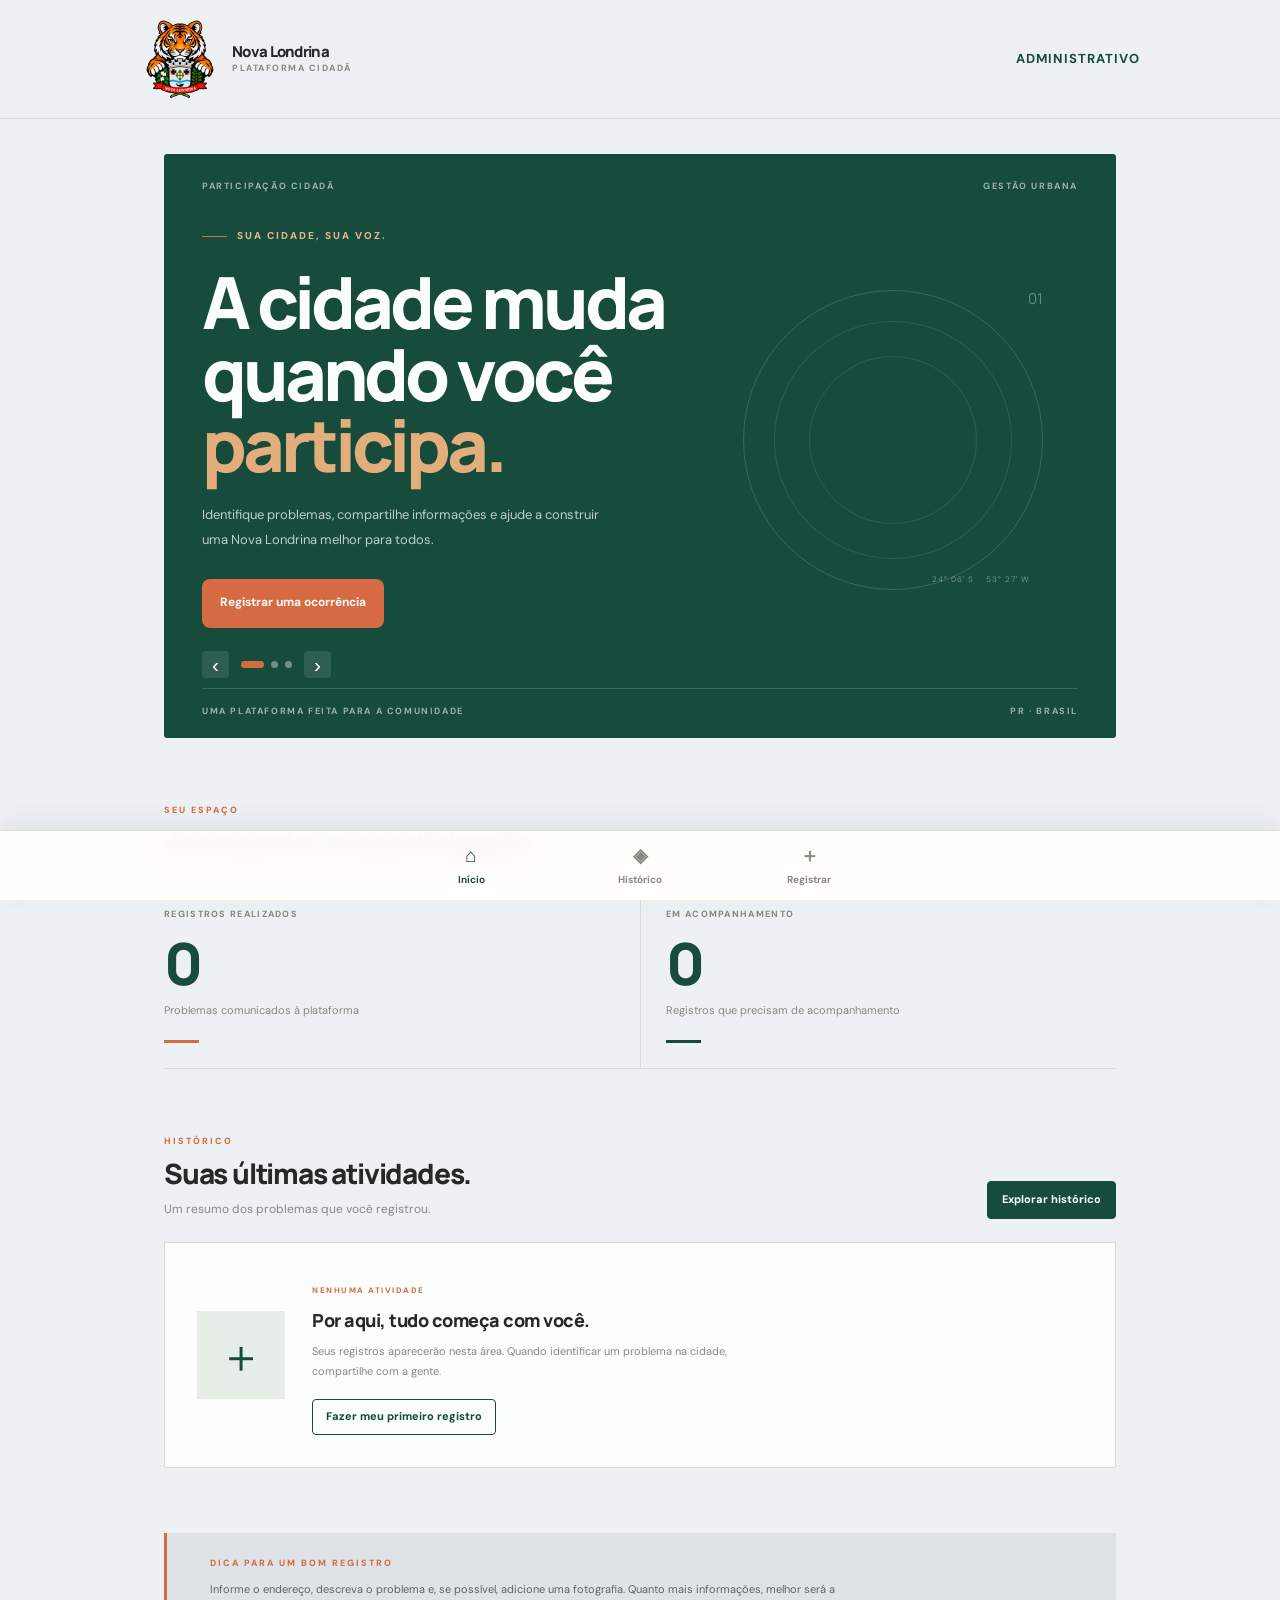
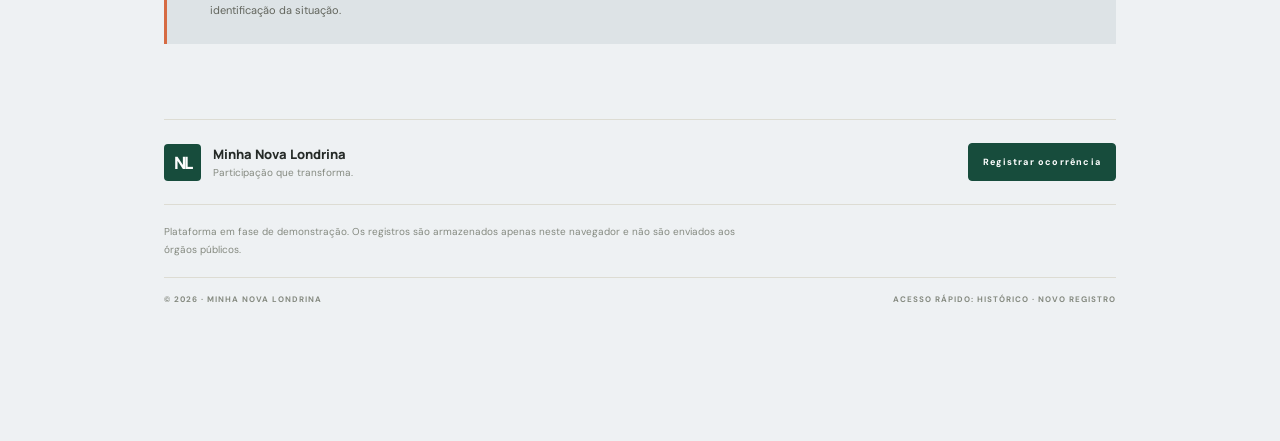
<file: index.html>
<!DOCTYPE html>
<html lang="pt-BR">
<head>
  <meta charset="UTF-8">
  <meta name="viewport" content="width=device-width, initial-scale=1, viewport-fit=cover">
  <meta name="theme-color" content="#174C3C">
 
  <title>Minha Nova Londrina | Cidade em movimento</title>
  <link rel="icon" type="image/png" href="Tigre_e_Brasão_de_Nova_Londrina-removebg-preview (1).png">

  <link rel="preconnect" href="https://fonts.googleapis.com">
  <link rel="preconnect" href="https://fonts.gstatic.com" crossorigin>

  <link href="https://fonts.googleapis.com/css2?family=DM+Sans:wght@400;500;600;700;800&family=Manrope:wght@400;500;600;700;800&display=swap" rel="stylesheet">

  <link rel="stylesheet" href="style.css">
  <script src="script.js" defer></script>
</head>

<body>

<header class="topo">
  <div class="topo-in">

    <a href="index.html" class="identidade">
      <img src="Tigre_e_Brasão_de_Nova_Londrina-removebg-preview (1).png" style="width: 80px;">

      <div class="marca">
        <strong>Nova Londrina</strong>
        <span>PLATAFORMA CIDADÃ</span>
      </div>
    </a>

    <div class="topo-direita">
      <a class="admin-link" href="admin.html">Administrativo</a>
    </div>

  </div>
</header>


<main>

  <!-- APRESENTAÇÃO -->

  <section class="hero">

    <div class="hero-topo">
      <span>PARTICIPAÇÃO CIDADÃ</span>
      <span>GESTÃO URBANA</span>
    </div>

    <div class="hero-carrossel" aria-roledescription="carrossel" aria-label="Destaques da plataforma">
      <div class="hero-slides">
        <article class="hero-slide is-active" data-slide="0" aria-hidden="false">
          <span class="hero-etiqueta"><span class="etiqueta-linha"></span>SUA CIDADE, SUA VOZ.</span>
          <h1>A cidade muda<br>quando voc&ecirc;<br><em>participa.</em></h1>
          <p>Identifique problemas, compartilhe informa&ccedil;&otilde;es e ajude a construir uma Nova Londrina melhor para todos.</p>
          <a href="cadastro.html" class="btn-principal"><span>Registrar uma ocorr&ecirc;ncia</span><span class="btn-seta">↗</span></a>
        </article>
        <article class="hero-slide" data-slide="1" aria-hidden="true">
          <span class="hero-etiqueta"><span class="etiqueta-linha"></span>PARTICIPA&Ccedil;&Atilde;O CIDAD&Atilde;.</span>
          <h1>Uma ideia<br>pode transformar<br><em>a cidade.</em></h1>
          <p>Registre um problema do seu bairro e ajude a direcionar melhorias para os lugares que mais precisam.</p>
          <a href="cadastro.html" class="btn-principal"><span>Fazer um registro</span><span class="btn-seta">↗</span></a>
        </article>
        <article class="hero-slide" data-slide="2" aria-hidden="true">
          <span class="hero-etiqueta"><span class="etiqueta-linha"></span>ACOMPANHE DE PERTO.</span>
          <h1>Transpar&ecirc;ncia<br>come&ccedil;a com<br><em>informa&ccedil;&atilde;o.</em></h1>
          <p>Consulte seus registros, acompanhe os status e veja como a comunidade participa da transforma&ccedil;&atilde;o.</p>
          <a href="registros.html" class="btn-principal"><span>Ver meu hist&oacute;rico</span><span class="btn-seta">↗</span></a>
        </article>
      </div>
      <div class="hero-controles" aria-label="Controles do carrossel">
        <button class="hero-seta" type="button" data-carousel="prev" aria-label="Slide anterior">‹</button>
        <div class="hero-pontos">
          <button class="hero-ponto is-active" type="button" data-slide-to="0" aria-label="Ir para o slide 1" aria-current="true"></button>
          <button class="hero-ponto" type="button" data-slide-to="1" aria-label="Ir para o slide 2"></button>
          <button class="hero-ponto" type="button" data-slide-to="2" aria-label="Ir para o slide 3"></button>
        </div>
        <button class="hero-seta" type="button" data-carousel="next" aria-label="Pr&oacute;ximo slide">›</button>
      </div>
      <div class="hero-visual" aria-hidden="true">
        <div class="visual-circulo"></div>
        <div class="visual-legenda"><span>24° 06' S</span><span>53° 27' W</span></div>
        <div class="visual-numero">01</div>
      </div>
    </div>

    <div class="hero-conteudo"> 

      <div class="hero-texto-principal">

        <span class="hero-etiqueta">
          <span class="etiqueta-linha"></span>
          SUA CIDADE, SUA VOZ.
        </span>

        <h1>
          A cidade muda<br>
          quando você<br>
          <em>participa.</em>
        </h1>

        <p>
          Identifique problemas, compartilhe informações
          e ajude a construir uma Nova Londrina melhor
          para todos.
        </p>

        <a href="cadastro.html" class="btn-principal">
          <span>Registrar uma ocorrência</span>
        </a>

      </div>

      <div class="hero-visual" aria-hidden="true">

        <div class="visual-circulo"></div>

        <div class="visual-centro">
          <span>NL</span>
          <small>CIDADE<br>EM MOVIMENTO</small>
        </div>

        <div class="visual-legenda">
          <span>24° 06' S</span>
          <span>53° 27' W</span>
        </div>

        <div class="visual-numero">01</div>

      </div>

    </div>

    <div class="hero-rodape">
      <span>UMA PLATAFORMA FEITA PARA A COMUNIDADE</span>
      <span>PR · BRASIL</span>
    </div>

  </section>


  <!-- INDICADORES -->

  <section class="secao">

    <div class="secao-cabecalho">

      <div>
        <span class="sobretitulo">SEU ESPAÇO</span>
        <h2>Acompanhe sua participação.</h2>
      </div>

    </div>

    <div class="stats">

      <article class="stat-card">

        <div class="stat-topo">
          <span>REGISTROS REALIZADOS</span>
        </div>

        <div class="stat-numero" id="total">0</div>

        <div class="stat-descricao">
          Problemas comunicados à plataforma
        </div>

        <div class="stat-linha"></div>

      </article>


      <article class="stat-card stat-destaque">

        <div class="stat-topo">
          <span>EM ACOMPANHAMENTO</span>
        </div>

        <div class="stat-numero" id="andamento">0</div>

        <div class="stat-descricao">
          Registros que precisam de acompanhamento
        </div>

        <div class="stat-linha"></div>

      </article>

    </div>

  </section>


  <!-- REGISTROS -->

  <section class="secao">

    <div class="secao-cabecalho registros-cabecalho">

      <div>
        <span class="sobretitulo">HISTÓRICO</span>
        <h2>Suas últimas atividades.</h2>

        <p class="descricao">
          Um resumo dos problemas que você registrou.
        </p>
      </div>

      <a href="registros.html" class="link-ver">
        Explorar histórico
      </a>

    </div>


    <div class="vazio" id="vazio">

      <div class="vazio-ilustracao">
        <span>＋</span>
      </div>

      <div class="vazio-conteudo">

        <span class="vazio-etiqueta">NENHUMA ATIVIDADE</span>

        <h3>Por aqui, tudo começa com você.</h3>

        <p>
          Seus registros aparecerão nesta área.
          Quando identificar um problema na cidade,
          compartilhe com a gente.
        </p>

        <a href="cadastro.html" class="btn-secundario">
          Fazer meu primeiro registro
        </a>

      </div>

    </div>

    <ul class="lista" id="recentes" hidden></ul>

  </section>


  <!-- INFORMAÇÃO -->

  <aside class="dica">

    <div class="dica-numero"></div>

    <div>
      <span class="sobretitulo">DICA PARA UM BOM REGISTRO</span>

      <p>
        Informe o endereço, descreva o problema e,
        se possível, adicione uma fotografia.
        Quanto mais informações, melhor será a identificação
        da situação.
      </p>
    </div>

  </aside>


  <!-- RODAPÉ -->

  <footer class="rodape">

    <div class="rodape-principal">
      <div class="rodape-marca">
        <div class="logo logo-pequeno">NL</div>
        <div><strong>Minha Nova Londrina</strong><span>Participa&ccedil;&atilde;o que transforma.</span></div>
      </div>
      <a class="rodape-link" href="cadastro.html">Registrar ocorr&ecirc;ncia <span>&nearr;</span></a>
    </div>

    <div class="rodape-informacao">
      <p>
        Plataforma em fase de demonstração.
        Os registros são armazenados apenas neste navegador
        e não são enviados aos órgãos públicos.
      </p>
    </div>

    <div class="rodape-final">
      <span>© 2026 · MINHA NOVA LONDRINA</span>
      <span>ACESSO R&Aacute;PIDO: <a href="registros.html">HIST&Oacute;RICO</a> &middot; <a href="cadastro.html">NOVO REGISTRO</a></span>
    </div>

  </footer>

</main>


<!-- NAVEGAÇÃO -->

<nav class="barra" aria-label="Navegação principal">

  <ul>

    <li>
      <a href="index.html" aria-current="page">
        <span class="nav-icone">⌂</span>
        <span>Início</span>
      </a>
    </li>

    <li>
      <a href="registros.html">
        <span class="nav-icone">◈</span>
        <span>Histórico</span>
      </a>
    </li>

    <li>
      <a href="cadastro.html" class="nav-novo">
        <span class="nav-icone">＋</span>
        <span>Registrar</span>
      </a>
    </li>

  </ul>

</nav>

</body>
</html>
</file>
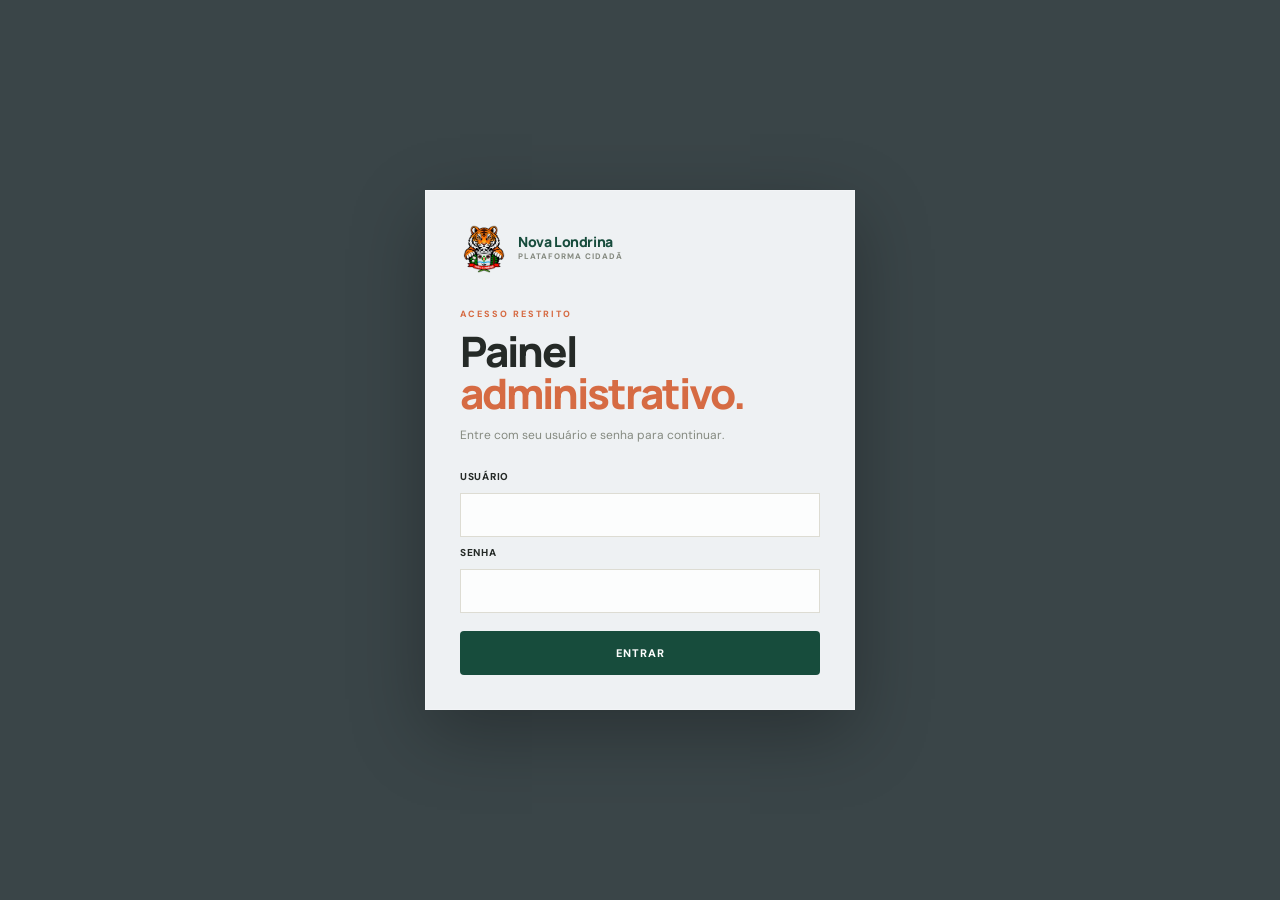
<file: admin.html>
<!DOCTYPE html>
<html lang="pt-BR">
<head>
  <meta charset="UTF-8">
  <meta name="viewport" content="width=device-width, initial-scale=1">
  <meta name="theme-color" content="#174C3C">
  <title>Administrativo | Minha Nova Londrina</title>
  <link rel="icon" type="image/png" href="Tigre_e_Brasão_de_Nova_Londrina-removebg-preview (1).png">
  <link rel="preconnect" href="https://fonts.googleapis.com">
  <link rel="preconnect" href="https://fonts.gstatic.com" crossorigin>
  <link href="https://fonts.googleapis.com/css2?family=DM+Sans:wght@400;500;600;700;800&family=Manrope:wght@400;500;600;700;800&display=swap" rel="stylesheet">
  <link rel="stylesheet" href="style.css">
  <script src="admin.js" defer></script>
</head>
<body class="no-bottom-nav admin-page">
  <!-- Login do painel administrativo. -->
  <section class="login-painel" id="login-panel" aria-labelledby="login-title">
    <div class="login-card">
      <a class="login-brand" href="index.html" aria-label="Voltar para Minha Nova Londrina"><img src="Tigre_e_Brasão_de_Nova_Londrina-removebg-preview (1).png" alt="Brasão de Nova Londrina"><span><strong>Nova Londrina</strong><small>PLATAFORMA CIDADÃ</small></span></a>
      <span class="sobretitulo">ACESSO RESTRITO</span><h1 id="login-title">Painel <em>administrativo.</em></h1><p>Entre com seu usuário e senha para continuar.</p>
      <form id="login-form" class="login-form"><label for="login-user">Usuário</label><input id="login-user" name="usuario" autocomplete="username" required><label for="login-password">Senha</label><input id="login-password" name="senha" type="password" autocomplete="current-password" required><button type="submit">Entrar</button><p class="login-error" id="login-error" role="alert" hidden>Usuário ou senha incorretos.</p></form>
    </div>
  </section>

  <header class="topo"><div class="topo-in"><a href="index.html" class="identidade"><img src="Tigre_e_Brasão_de_Nova_Londrina-removebg-preview (1).png" alt="Brasão de Nova Londrina" style="width:80px"><div class="marca"><strong>Nova Londrina</strong><span>PLATAFORMA CIDADÃ</span></div></a></div></header>

  <main id="admin-content" hidden>
    <section class="page-intro"><div><span class="sobretitulo">04 / GESTÃO</span><h1>Painel <em>administrativo.</em></h1><p>Acompanhe as ocorrências, atualize os status e consulte os locais registrados.</p></div><span class="page-mark">NL / ADM</span></section>
    <section class="admin-summary" aria-label="Resumo das ocorrências"><div><span class="sobretitulo">TOTAL</span><strong id="admin-total">0</strong></div><div><span class="sobretitulo">EM ACOMPANHAMENTO</span><strong id="admin-open">0</strong></div><div><span class="sobretitulo">CONCLUÍDAS</span><strong id="admin-done">0</strong></div></section>
    <section class="admin-dashboard"><div class="dashboard-map"><div class="dashboard-heading"><span class="sobretitulo">MAPA DE OCORRÊNCIAS</span><h2>Veja os registros pela cidade.</h2></div><div id="all-map" class="all-map" aria-label="Mapa com todas as ocorrências"></div><p id="map-empty" class="map-empty" hidden>Nenhum registro possui coordenadas. Solicite a localização no formulário para exibir os pontos no mapa.</p></div><div class="dashboard-chart"><span class="sobretitulo">DISTRIBUIÇÃO</span><h2>Tipos de problema.</h2><div id="category-chart" class="category-chart"></div></div></section>
    <section class="admin-insights" aria-label="Indicadores adicionais"><div class="dashboard-chart"><span class="sobretitulo">EVOLUÇÃO</span><h2>Registros por mês.</h2><div id="monthly-chart" class="monthly-chart"></div></div><div class="dashboard-chart insight-highlight"><span class="sobretitulo">EFICIÊNCIA</span><strong id="completion-rate">0%</strong><p>Das ocorrências foram concluídas.</p></div></section>
    <!-- Os filtros alteram a lista e os indicadores; o mapa continua exibindo todos os pontos. -->
    <section class="admin-filtros" aria-label="Filtros de ocorrências"><div class="filtro-busca"><label for="admin-search">Buscar ocorrência</label><input id="admin-search" type="search" placeholder="Nome, descrição ou local..." autocomplete="off"><div class="search-suggestions" id="search-suggestions" hidden></div></div><div><label for="admin-status-filter">Status</label><select id="admin-status-filter"><option value="todos">Todos</option><option value="aberto">Aberta</option><option value="em_acompanhamento">Em acompanhamento</option><option value="em_analise">Em análise</option><option value="concluido">Concluída</option><option value="rejeitado">Rejeitada</option></select></div><div><label for="admin-category-filter">Categoria</label><select id="admin-category-filter"><option value="todos">Todas</option></select></div><button class="export-button" id="export-csv" type="button">Exportar CSV</button></section>
    <section class="admin-toolbar"><div><span class="sobretitulo">OCORRÊNCIAS</span><h2>Registros da comunidade</h2></div></section>
    <p class="result-count" id="result-count" aria-live="polite"></p>
    <section id="admin-empty" class="vazio"><div class="vazio-ilustracao">＋</div><div class="vazio-conteudo"><span class="vazio-etiqueta">SEM REGISTROS</span><h3>Nenhuma ocorrência para acompanhar.</h3><p>Os novos registros feitos pela comunidade aparecerão aqui.</p></div></section>
    <section id="admin-list" class="admin-list" hidden></section>
    <footer class="rodape"><div class="rodape-principal"><div class="rodape-marca"><div class="logo logo-pequeno">NL</div><div><strong>Minha Nova Londrina</strong><span>Gestão orientada pela comunidade.</span></div></div><a class="rodape-link" href="index.html">Voltar ao início</a></div><div class="rodape-informacao"><p>Painel de acompanhamento dos registros locais. Os dados desta demonstração ficam salvos neste navegador.</p></div><div class="rodape-final"><span>&copy; 2026 &middot; MINHA NOVA LONDRINA</span><span>PAINEL ADMINISTRATIVO</span></div></footer>
  </main>
  <p class="toast" id="admin-toast" role="status" aria-live="polite"></p>
  <!-- Modal de edição de uma ocorrência. -->
  <section class="admin-modal" id="edit-modal" hidden aria-labelledby="edit-modal-title" role="dialog" aria-modal="true"><div class="admin-modal-card"><button class="admin-modal-close" id="edit-cancel-top" type="button" aria-label="Fechar edição">&times;</button><span class="sobretitulo">ATUALIZAÇÃO</span><h2 id="edit-modal-title">Editar ocorrência.</h2><p class="admin-modal-intro">Atualize os dados principais deste registro da comunidade.</p><form id="edit-form" class="edit-form"><label for="edit-name">Nome do problema</label><input id="edit-name" name="nome" maxlength="80" required><label for="edit-description">Descrição</label><textarea id="edit-description" name="descricao" maxlength="500" rows="5" required></textarea><p class="edit-form-error" id="edit-form-error" role="alert" hidden></p><div class="edit-form-actions"><button class="admin-modal-secondary" id="edit-cancel" type="button">Cancelar</button><button class="admin-modal-primary" type="submit">Salvar alterações</button></div></form></div></section>
</body>
</html>
</file>
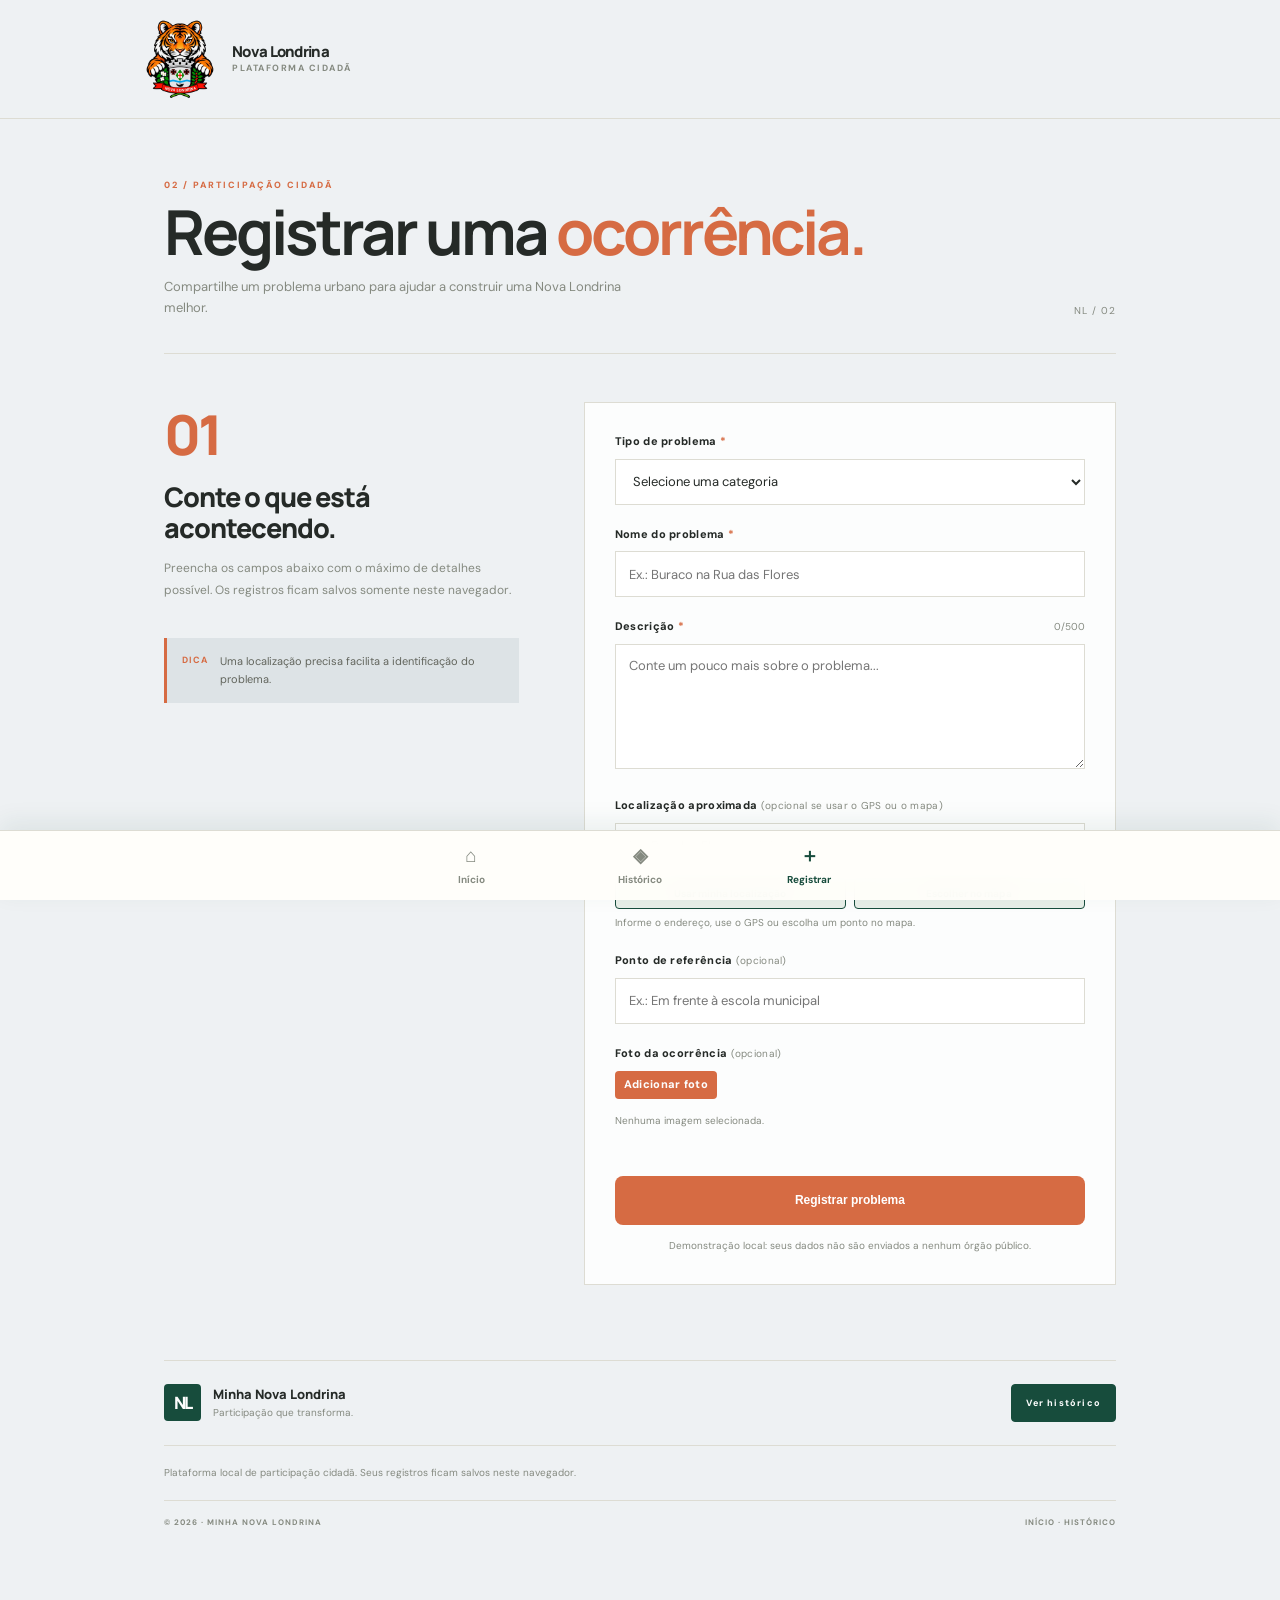
<file: cadastro.html>
<!DOCTYPE html>
<html lang="pt-BR">
<head>
  <meta charset="UTF-8"><meta name="viewport" content="width=device-width, initial-scale=1"><meta name="theme-color" content="#174C3C">
  <title>Registrar ocorr&ecirc;ncia | Minha Nova Londrina</title>
  <link rel="icon" type="image/png" href="Tigre_e_Brasão_de_Nova_Londrina-removebg-preview (1).png">
  <link rel="preconnect" href="https://fonts.googleapis.com"><link rel="preconnect" href="https://fonts.gstatic.com" crossorigin>
  <link href="https://fonts.googleapis.com/css2?family=DM+Sans:wght@400;500;600;700;800&family=Manrope:wght@400;500;600;700;800&display=swap" rel="stylesheet"><link rel="stylesheet" href="style.css"><script src="cadastro.js" defer></script>
</head>
<body>
  <header class="topo"><div class="topo-in"><a href="index.html" class="identidade"><img src="Tigre_e_Brasão_de_Nova_Londrina-removebg-preview (1).png" alt="Bras&atilde;o de Nova Londrina" style="width:80px"><div class="marca"><strong>Nova Londrina</strong><span>PLATAFORMA CIDAD&Atilde;</span></div></a></div></header>
  <main>
    <section class="page-intro"><div><span class="sobretitulo">02 / PARTICIPA&Ccedil;&Atilde;O CIDAD&Atilde;</span><h1>Registrar uma <em>ocorr&ecirc;ncia.</em></h1><p>Compartilhe um problema urbano para ajudar a construir uma Nova Londrina melhor.</p></div><span class="page-mark">NL / 02</span></section>
    <section class="form-layout"><div class="form-context"><span class="context-number">01</span><h2>Conte o que est&aacute; acontecendo.</h2><p>Preencha os campos abaixo com o m&aacute;ximo de detalhes poss&iacute;vel. Os registros ficam salvos somente neste navegador.</p><div class="context-tip"><strong>DICA</strong><span>Uma localiza&ccedil;&atilde;o precisa facilita a identifica&ccedil;&atilde;o do problema.</span></div></div>
      <form id="problem-form" class="registro-form">
        <div class="field"><label for="category">Tipo de problema <span>*</span></label><select id="category" name="tipo" required><option value="">Selecione uma categoria</option><option>Buraco na rua</option><option>Ilumina&ccedil;&atilde;o p&uacute;blica</option><option>Coleta de lixo</option><option>Cal&ccedil;ada danificada</option><option>Vazamento de &aacute;gua</option><option>Pra&ccedil;a ou espa&ccedil;o p&uacute;blico</option><option>Outro</option></select></div>
        <div class="field"><label for="problem-name">Nome do problema <span>*</span></label><input id="problem-name" name="nome" minlength="3" maxlength="80" placeholder="Ex.: Buraco na Rua das Flores" required></div>
        <div class="field"><div class="label-line"><label for="description">Descri&ccedil;&atilde;o <span>*</span></label><small id="char-count">0/500</small></div><textarea id="description" name="descricao" minlength="10" maxlength="500" rows="5" placeholder="Conte um pouco mais sobre o problema..." required></textarea></div>
        <div class="field"><label for="location">Localiza&ccedil;&atilde;o aproximada <small>(opcional se usar o GPS ou o mapa)</small></label><input id="location" name="local" maxlength="120" placeholder="Ex.: Rua das Flores, pr&oacute;ximo &agrave; pra&ccedil;a"><div class="location-actions"><button class="location-button" id="get-location" type="button">Usar minha localiza&ccedil;&atilde;o</button><button class="location-button location-picker-button" id="open-location-picker" type="button">Escolher no mapa</button></div><small class="field-help" id="location-status">Informe o endere&ccedil;o, use o GPS ou escolha um ponto no mapa.</small><div class="location-picker" id="location-picker" hidden><div class="location-picker-heading"><strong>Posicione o mapa</strong><button class="location-picker-close" id="close-location-picker" type="button" aria-label="Fechar mapa">&times;</button></div><div class="location-picker-map" id="location-picker-map"><iframe id="picker-map-frame" title="Escolha a localização no mapa" loading="lazy"></iframe><div class="picker-center-marker" aria-hidden="true"></div><button id="picker-surface" class="picker-surface" type="button" aria-label="Arrastar o mapa para posicionar a localização"></button></div><small class="field-help">Arraste o mapa até o ponto vermelho e toque em “Selecionar local”.</small><div class="location-picker-actions"><button class="location-button" id="confirm-location-picker" type="button">Selecionar local</button><button class="location-picker-cancel" id="cancel-location-picker" type="button">Cancelar</button></div></div></div>
        <div class="field"><label for="reference">Ponto de refer&ecirc;ncia <small>(opcional)</small></label><input id="reference" name="referencia" maxlength="120" placeholder="Ex.: Em frente &agrave; escola municipal"></div>
        <div class="field"><label for="photo">Foto da ocorr&ecirc;ncia <small>(opcional)</small></label><input id="photo" name="foto" type="file" accept="image/*" hidden><label for="photo" class="photo-upload">Adicionar foto</label><small class="field-help" id="photo-name">Nenhuma imagem selecionada.</small></div>
        <button class="btn-principal form-submit" type="submit"><span>Salvar registro</span></button><p class="form-note">Demonstra&ccedil;&atilde;o local: seus dados n&atilde;o s&atilde;o enviados a nenhum &oacute;rg&atilde;o p&uacute;blico.</p><p class="form-message" id="form-message" role="status"></p>
      </form>
    </section>
    <footer class="rodape">
      <div class="rodape-principal"><div class="rodape-marca"><div class="logo logo-pequeno">NL</div><div><strong>Minha Nova Londrina</strong><span>Participa&ccedil;&atilde;o que transforma.</span></div></div><a class="rodape-link" href="registros.html">Ver hist&oacute;rico <span>&nearr;</span></a></div>
      <div class="rodape-informacao"><p>Plataforma local de participa&ccedil;&atilde;o cidad&atilde;. Seus registros ficam salvos neste navegador.</p></div>
      <div class="rodape-final"><span>&copy; 2026 &middot; MINHA NOVA LONDRINA</span><span><a href="index.html">IN&Iacute;CIO</a> &middot; <a href="registros.html">HIST&Oacute;RICO</a></span></div>
    </footer>
  </main>
  <nav class="barra" aria-label="Navega&ccedil;&atilde;o principal"><ul><li><a href="index.html"><span class="nav-icone">⌂</span><span>In&iacute;cio</span></a></li><li><a href="registros.html"><span class="nav-icone">◈</span><span>Hist&oacute;rico</span></a></li><li><a href="cadastro.html" class="nav-novo" aria-current="page"><span class="nav-icone">＋</span><span>Registrar</span></a></li></ul></nav>
</body></html>
</file>
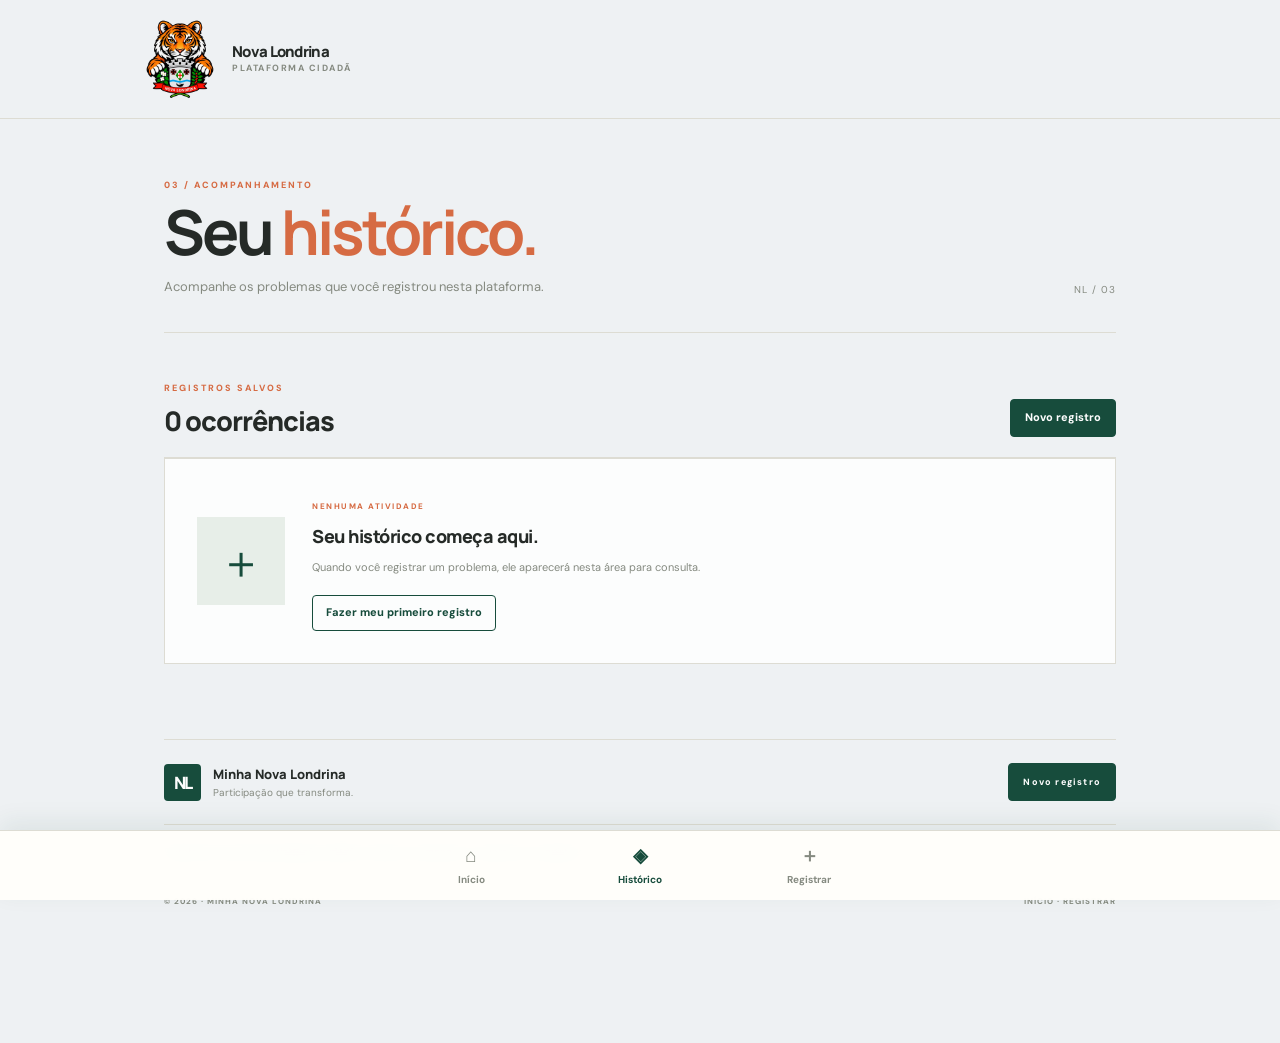
<file: registros.html>
<!DOCTYPE html>
<html lang="pt-BR">
<head>
  <meta charset="UTF-8"><meta name="viewport" content="width=device-width, initial-scale=1"><meta name="theme-color" content="#174C3C">
  <link rel="icon" type="image/png" href="Tigre_e_Brasão_de_Nova_Londrina-removebg-preview (1).png">
  <title>Histórico | Minha Nova Londrina</title>
  <link rel="preconnect" href="https://fonts.googleapis.com"><link rel="preconnect" href="https://fonts.gstatic.com" crossorigin>
  <link href="https://fonts.googleapis.com/css2?family=DM+Sans:wght@400;500;600;700;800&family=Manrope:wght@400;500;600;700;800&display=swap" rel="stylesheet"><link rel="stylesheet" href="style.css"><script src="registros.js" defer></script>
</head>
<body>
  <header class="topo"><div class="topo-in"><a href="index.html" class="identidade"><img src="Tigre_e_Brasão_de_Nova_Londrina-removebg-preview (1).png" alt="Brasão de Nova Londrina" style="width:80px"><div class="marca"><strong>Nova Londrina</strong><span>PLATAFORMA CIDADÃ</span></div></a></div></header>
  <main>
    <section class="page-intro"><div><span class="sobretitulo">03 / ACOMPANHAMENTO</span><h1>Seu <em>histórico.</em></h1><p>Acompanhe os problemas que você registrou nesta plataforma.</p></div><span class="page-mark">NL / 03</span></section>
    <section class="history-toolbar"><div><span class="sobretitulo">REGISTROS SALVOS</span><h2 id="history-count">0 ocorrências</h2></div><a class="link-ver" href="cadastro.html">Novo registro</a></section>
    <section id="history-empty" class="vazio"><div class="vazio-ilustracao">＋</div><div class="vazio-conteudo"><span class="vazio-etiqueta">NENHUMA ATIVIDADE</span><h3>Seu histórico começa aqui.</h3><p>Quando você registrar um problema, ele aparecerá nesta área para consulta.</p><a href="cadastro.html" class="btn-secundario">Fazer meu primeiro registro</a></div></section>
    <section id="history-list" class="history-list" hidden aria-live="polite"></section>
    <footer class="rodape">
      <div class="rodape-principal"><div class="rodape-marca"><div class="logo logo-pequeno">NL</div><div><strong>Minha Nova Londrina</strong><span>Participa&ccedil;&atilde;o que transforma.</span></div></div><a class="rodape-link" href="cadastro.html">Novo registro <span>&nearr;</span></a></div>
      <div class="rodape-informacao"><p>Plataforma local de participa&ccedil;&atilde;o cidad&atilde;. Consulte, acompanhe e atualize seus registros.</p></div>
      <div class="rodape-final"><span>&copy; 2026 &middot; MINHA NOVA LONDRINA</span><span><a href="index.html">IN&Iacute;CIO</a> &middot; <a href="cadastro.html">REGISTRAR</a></span></div>
    </footer>
  </main>
  <nav class="barra" aria-label="Navegação principal"><ul><li><a href="index.html"><span class="nav-icone">⌂</span><span>Início</span></a></li><li><a href="registros.html" aria-current="page"><span class="nav-icone">◈</span><span>Histórico</span></a></li><li><a href="cadastro.html" class="nav-novo"><span class="nav-icone">＋</span><span>Registrar</span></a></li></ul></nav>
</body>
</html>
</file>
<file: style.css>
/* ==========================================
   MINHA NOVA LONDRINA
   IDENTIDADE EDITORIAL / URBANA
========================================== */

:root {
  --green: #174C3C;
  --green-dark: #10382D;
  --green-light: #E7EEE8;

  --paper: #EEF1F3;
  --white: #FCFDFD;
  --sand: #DDE3E6;

  --orange: #D66B43;
  --orange-light: #F2E3DA;

  --ink: #252A27;
  --muted: #858A80;
  --line: #DDDCD3;

  --font: "DM Sans", sans-serif;
  --display: "Manrope", sans-serif;

  --content: 1000px;
  --transition: .25s ease;
}


/* RESET */

* {
  margin: 0;
  padding: 0;
  box-sizing: border-box;
}

[hidden] {
  display: none !important;
}

html {
  scroll-behavior: smooth;
}

body {
  font-family: var(--font);
  background: var(--paper);
  color: var(--ink);
  line-height: 1.6;

  padding-bottom:
    calc(85px + env(safe-area-inset-bottom, 0px));

  -webkit-font-smoothing: antialiased;
}

a {
  color: inherit;
  text-decoration: none;
}

button, a {
  -webkit-tap-highlight-color: transparent;
}

a:focus-visible,
button:focus-visible {
  outline: 3px solid var(--orange);
  outline-offset: 4px;
}


/* CABEÇALHO */

.topo {
  position: relative;
  z-index: 20;

  background: var(--paper);
  border-bottom: 1px solid var(--line);

  padding:
    calc(19px + env(safe-area-inset-top, 0px))
    24px 19px;
}

.topo-in {
  max-width: var(--content);
  margin: auto;

  display: flex;
  align-items: center;
  justify-content: space-between;
}

.identidade {
  display: flex;
  align-items: center;
  gap: 12px;
}

.logo {
  width: 43px;
  height: 43px;

  display: grid;
  place-items: center;

  background: var(--green);
  color: var(--white);

  font-family: var(--display);
  font-size: 20px;
  font-weight: 800;
  letter-spacing: -2px;

  border-radius: 4px;
}

.logo span {
  color: var(--orange);
}

.marca strong {
  display: block;

  font-family: var(--display);
  font-size: 15px;
  font-weight: 800;
  letter-spacing: -.7px;
  line-height: 1.2;

  text-transform: none;
}

.marca > span {
  display: block;
  margin-top: 0px;
  font-size: 9px;
  font-weight: 700;
  letter-spacing: 1.5px;

  color: var(--muted);
}

.topo-direita {
  display: flex;
  align-items: center;
  gap: 18px;
}

.topo-direita a {
  font-weight: bold;
  font-size: 13px;
}

.cidade-status {
  display: flex;
  align-items: center;
  gap: 8px;

  font-size: 9px;
  font-weight: 800;
  letter-spacing: 1px;
}

.status-dot {
  width: 7px;
  height: 7px;

  background: var(--green);
  border-radius: 50%;
}

.perfil {
  width: 38px;
  height: 38px;

  display: grid;
  place-items: center;

  background: var(--sand);
  color: var(--green);

  border-radius: 50%;
  font-size: 18px;

  transition: var(--transition);
}

.perfil:hover {
  background: var(--green);
  color: white;
}


/* CONTEÚDO */

main {
  width: 100%;
  max-width: var(--content);

  margin: auto;
  padding: 35px 24px;
}

.secao {
  margin-top: 65px;
}

/* PÁGINAS INTERNAS */
.page-intro { display:flex; justify-content:space-between; gap:24px; padding:24px 0 34px; border-bottom:1px solid var(--line); }
.page-intro h1 { font-family:var(--display); font-size:clamp(38px,6vw,62px); line-height:1; letter-spacing:-3px; }
.page-intro h1 em { color:var(--orange); font-style:normal; }
.page-intro p { max-width:500px; margin-top:14px; color:var(--muted); font-size:13px; }
.page-mark { align-self:flex-end; color:var(--muted); font-size:10px; letter-spacing:1px; }
.topo-acoes { display:flex; align-items:center; gap:14px; }
.admin-link { color:var(--green); font-size:10px; font-weight:800; letter-spacing:1px; text-transform:uppercase; }
.admin-link:hover { color:var(--orange); }
.form-layout { display:grid; grid-template-columns: .8fr 1.2fr; gap:65px; padding-top:48px; }
.form-context { padding-top:5px; }
.context-number { color:var(--orange); font:800 55px/1 var(--display); letter-spacing:-3px; }
.form-context h2 { margin-top:18px; font:800 27px/1.15 var(--display); letter-spacing:-1px; }
.form-context p { margin-top:14px; color:var(--muted); font-size:12px; line-height:1.9; }
.context-tip { display:flex; gap:12px; margin-top:36px; padding:15px; border-left:3px solid var(--orange); background:var(--sand); color:#62655D; font-size:11px; }
.context-tip strong { color:var(--orange); font-size:9px; letter-spacing:1px; }
.registro-form { padding:30px; background:var(--white); border:1px solid var(--line); }
.field { margin-bottom:21px; }
.field label { display:block; margin-bottom:8px; font-size:11px; font-weight:800; letter-spacing:.3px; }
.field label span { color:var(--orange); }
.field label small, .label-line small { color:var(--muted); font-size:10px; font-weight:400; }
.label-line { display:flex; justify-content:space-between; align-items:baseline; }
.registro-form input, .registro-form select, .registro-form textarea { width:100%; border:1px solid var(--line); border-radius:0; padding:12px 13px; background:#fff; color:var(--ink); font:13px var(--font); }
.registro-form input, .registro-form select { min-height:46px; }
.registro-form textarea { resize:vertical; min-height:125px; }
.registro-form input:focus, .registro-form select:focus, .registro-form textarea:focus { outline:2px solid var(--orange); outline-offset:1px; border-color:var(--orange); }
.form-submit { border:0; cursor:pointer; margin-top:3px; width:100%; justify-content:center; gap:0; }
.form-note { margin-top:13px; text-align:center; color:var(--muted); font-size:10px; }
.form-message { display:none; margin-top:17px; padding:13px; background:var(--green-light); color:var(--green); font-size:12px; font-weight:700; }
.form-message.is-visible { display:block; }
.history-toolbar { display:flex; align-items:end; justify-content:space-between; gap:20px; margin-top:48px; padding-bottom:20px; border-bottom:1px solid var(--line); }
.history-toolbar h2 { font:800 27px/1.2 var(--display); letter-spacing:-1px; }
.history-list { display:grid; gap:12px; margin-top:22px; }
.history-card { display:grid; grid-template-columns:minmax(0, 1fr) minmax(270px, .82fr); background:var(--white); border:1px solid var(--line); }
.history-card-content { padding:22px 24px; }
.history-card-visuals { display:grid; grid-template-columns:1fr; gap:10px; padding:14px; background:var(--white); border-left:1px solid var(--line); }
.history-photo, .history-map { min-width:0; overflow:hidden; background:var(--white); border:1px solid var(--line); }
.history-photo { width:180px; max-width:100%; margin-top:16px; }
.history-photo img { display:block; width:100%; height:auto; max-height:120px; object-fit:contain; background:var(--white); }
.history-map iframe { display:block; width:100%; height:180px; border:0; }
.history-map a { display:block; padding:9px 11px; color:var(--green); font-size:10px; font-weight:800; }
.history-card-top, .history-meta { display:flex; justify-content:space-between; gap:15px; align-items:center; }
.history-category, .history-status { font-size:9px; font-weight:800; letter-spacing:1.2px; text-transform:uppercase; }
.history-category { color:var(--orange); }.history-status { color:var(--green); }
.history-card h3 { margin-top:13px; font:800 20px/1.2 var(--display); letter-spacing:-.7px; }
.history-card p { margin-top:8px; color:var(--muted); font-size:12px; }
.history-meta { margin-top:18px; padding-top:12px; border-top:1px solid var(--line); color:var(--muted); font-size:10px; }
.history-delete { margin-top:16px; padding:8px 11px; border:1px solid var(--orange); background:transparent; color:var(--orange); font:700 10px var(--font); cursor:pointer; transition:var(--transition); }
.history-delete:hover { background:var(--orange); color:var(--white); }
.location-button { display:block; margin-top:9px; padding:8px 11px; border:1px solid var(--green); background:var(--green-light); color:var(--green); font:700 10px var(--font); cursor:pointer; }
.location-button:hover { background:var(--green); color:var(--white); }
.location-actions { display:flex; flex-wrap:wrap; gap:8px; }
.location-actions .location-button { flex:1 1 180px; margin-top:9px; }
.location-picker { margin-top:14px; padding:12px; background:var(--paper); border:1px solid var(--line); }
.location-picker-heading { display:flex; align-items:center; justify-content:space-between; gap:12px; margin-bottom:10px; color:var(--green); font-size:11px; }
.location-picker-close { width:28px; height:28px; border:1px solid var(--line); background:var(--white); color:var(--green); font-size:18px; line-height:1; cursor:pointer; }
.location-picker-close:hover { background:var(--green); color:var(--white); }
.location-picker-map { position:relative; height:280px; overflow:hidden; border:1px solid var(--line); background:#E5EAED; }
.location-picker-map iframe { position:absolute; inset:0; width:100%; height:100%; border:0; pointer-events:none; }
.picker-surface { position:absolute; inset:0; width:100%; height:100%; border:0; background:transparent; cursor:grab; touch-action:none; }
.picker-surface:active { cursor:grabbing; }
.picker-center-marker { position:absolute; z-index:2; top:50%; left:50%; width:20px; height:20px; transform:translate(-50%, -50%); border:3px solid var(--white); border-radius:50%; background:var(--orange); box-shadow:0 2px 8px rgba(37,42,39,.4); pointer-events:none; }
.location-picker-actions { display:flex; flex-wrap:wrap; gap:8px; align-items:center; }
.location-picker-actions .location-button { margin-top:8px; }
.location-picker-cancel { margin-top:8px; padding:8px 11px; border:1px solid var(--line); background:var(--white); color:var(--muted); font:700 10px var(--font); cursor:pointer; }
.field-help { display:block; margin-top:6px; color:var(--muted); font-size:10px; }
.photo-upload { display:inline-flex; align-items:center; padding:5px 9px; background:var(--orange); color:var(--white); font-size:10px; font-weight:800; cursor:pointer; transition:var(--transition); }
.field .photo-upload { display:inline-flex; width:max-content; }
.photo-upload:hover { background:var(--green); }
button, .btn-principal, .link-ver, .rodape-link, .btn-secundario, .photo-upload, .location-button { border-radius:4px; }
.admin-summary { display:grid; grid-template-columns:repeat(3,1fr); gap:0; margin-top:42px; border-top:1px solid var(--line); border-bottom:1px solid var(--line); }
.admin-summary > div { padding:20px 24px 18px 0; }.admin-summary > div + div { padding-left:24px; border-left:1px solid var(--line); }
.admin-summary strong { display:block; margin-top:4px; color:var(--green); font:800 37px/1 var(--display); }
.admin-dashboard { display:grid; grid-template-columns:minmax(0, 1fr); gap:18px; margin-top:38px; }
.dashboard-map, .dashboard-chart { min-width:0; padding:24px; background:var(--white); border:1px solid var(--line); }
.dashboard-heading h2, .dashboard-chart h2 { font:800 22px/1.2 var(--display); letter-spacing:-.8px; }
.all-map { position:relative; width:100%; height:400px; margin-top:18px; overflow:hidden; background:var(--green-light); z-index:1; }
.all-map .leaflet-container { background:#E5EAED; }
.fallback-map { position:absolute; inset:0; display:block; width:100%; height:100%; min-width:100%; min-height:100%; margin:0; border:0; }
.city-map-markers { position:absolute; inset:0; z-index:2; pointer-events:none; }
.city-map-marker { position:absolute; width:16px; height:16px; padding:0; transform:translate(-50%, -50%); border:3px solid var(--white); border-radius:50%; background:var(--orange); box-shadow:0 2px 8px rgba(37,42,39,.35); cursor:pointer; pointer-events:auto; }
.city-map-marker::after { content:attr(data-number); display:block; color:var(--white); font:800 8px/10px var(--font); text-align:center; }
.city-map-marker:hover, .city-map-marker:focus-visible { width:20px; height:20px; background:var(--green); }
.city-map-count { position:absolute; z-index:3; top:12px; left:12px; padding:7px 10px; background:rgba(252,253,253,.94); border:1px solid var(--line); color:var(--green); font-size:10px; font-weight:800; box-shadow:0 4px 14px rgba(37,42,39,.12); }
.city-map-popup { position:absolute; z-index:3; left:16px; bottom:16px; display:grid; gap:2px; min-width:170px; max-width:calc(100% - 32px); padding:10px 12px; background:rgba(252,253,253,.96); border:1px solid var(--line); box-shadow:0 8px 24px rgba(37,42,39,.16); font-size:11px; }
.city-map-popup span, .city-map-popup small { color:var(--muted); font-size:10px; }
.map-fallback-note { padding:8px 12px; color:var(--muted); font-size:10px; }
.map-empty { margin-top:12px; color:var(--muted); font-size:11px; }
.category-chart { display:grid; gap:19px; margin-top:25px; }
.category-label { display:flex; justify-content:space-between; gap:10px; color:var(--ink); font-size:11px; }.category-label strong { color:var(--orange); }
.category-track { height:7px; margin-top:7px; background:var(--green-light); }.category-track i { display:block; height:100%; background:var(--orange); }
.admin-toolbar { display:flex; align-items:end; justify-content:space-between; gap:20px; margin-top:48px; padding-bottom:20px; border-bottom:1px solid var(--line); }
.admin-toolbar h2 { font:800 27px/1.2 var(--display); letter-spacing:-1px; }
.admin-list { display:grid; gap:18px; margin-top:22px; }
.admin-card { display:grid; grid-template-columns:1.2fr .8fr; background:var(--white); border:1px solid var(--line); }
.admin-card-content { padding:23px 24px; }.admin-map { min-height:250px; background:var(--green-light); border-left:1px solid var(--line); }
.map-frame { display:block; width:100%; height:220px; border:0; }.map-link { display:block; padding:11px 14px; color:var(--green); font-size:10px; font-weight:800; }
.map-missing { display:grid; min-height:220px; padding:24px; place-items:center; text-align:center; color:var(--muted); font-size:11px; }
.report-photo { display:block; max-width:180px; max-height:120px; margin-top:16px; object-fit:cover; }
.admin-actions { display:flex; gap:9px; margin-top:18px; }.admin-actions button { padding:8px 13px; border:1px solid var(--green); background:transparent; color:var(--green); font:700 10px var(--font); cursor:pointer; }.admin-actions .admin-delete { border-color:var(--orange); color:var(--orange); }.admin-actions button:hover { background:var(--green); color:var(--white); }.admin-actions .admin-delete:hover { background:var(--orange); }
.admin-actions .admin-complete { border-color:var(--green); color:var(--green); }.admin-actions .admin-complete:hover { background:var(--green); color:var(--white); }.admin-actions .admin-complete.is-done { opacity:.55; cursor:default; }
.status-concluido { color:var(--green); }.status-aberto { color:var(--orange); }
.status-em_analise { color:#9a6a16; }.status-rejeitado { color:#9b3b35; }
.admin-insights { display:grid; grid-template-columns:1.35fr .65fr; gap:18px; margin-top:18px; }
.insight-highlight { display:flex; min-height:170px; flex-direction:column; justify-content:center; }
.insight-highlight strong { margin-top:12px; color:var(--green); font:800 52px/1 var(--display); letter-spacing:-3px; }
.insight-highlight p { margin-top:8px; color:var(--muted); font-size:12px; }
.monthly-chart { display:flex; align-items:end; justify-content:space-around; gap:10px; height:105px; margin-top:20px; padding-top:17px; border-bottom:1px solid var(--line); }
.month-bar { display:flex; height:100%; flex:1; min-width:28px; align-items:center; flex-direction:column; justify-content:end; gap:4px; }
.month-bar strong { color:var(--green); font-size:10px; }
.month-bar i { display:block; width:18px; min-height:8px; background:var(--orange); border-radius:3px 3px 0 0; }
.month-bar small { color:var(--muted); font-size:9px; text-transform:uppercase; }
.chart-empty { color:var(--muted); font-size:11px; }
.admin-filtros { display:grid; grid-template-columns:minmax(220px, 1.5fr) 1fr 1fr auto; align-items:end; gap:12px; margin-top:30px; padding:18px; background:var(--white); border:1px solid var(--line); }
.admin-filtros label { display:block; margin-bottom:6px; color:var(--muted); font-size:9px; font-weight:800; letter-spacing:.8px; text-transform:uppercase; }
.admin-filtros input, .admin-filtros select { width:100%; min-height:40px; padding:8px 10px; border:1px solid var(--line); background:var(--white); color:var(--ink); font:12px var(--font); }
.admin-filtros input:focus, .admin-filtros select:focus { outline:2px solid var(--orange); outline-offset:1px; border-color:var(--orange); }
.filtro-busca { position:relative; }
.search-suggestions { position:absolute; z-index:15; top:100%; left:0; right:0; overflow:hidden; margin-top:4px; background:var(--white); border:1px solid var(--line); box-shadow:0 10px 24px rgba(23,76,60,.12); }
.search-result { display:flex; width:100%; padding:10px 12px; align-items:flex-start; flex-direction:column; gap:2px; border:0; border-bottom:1px solid var(--line); background:var(--white); color:var(--ink); text-align:left; cursor:pointer; }
.search-result:last-child { border-bottom:0; }
.search-result:hover, .search-result:focus-visible { background:var(--green-light); }
.search-result strong { color:var(--green); font-size:11px; }
.search-result span, .search-empty { color:var(--muted); font-size:10px; }
.search-empty { margin:0; padding:11px 12px; }
.export-button { min-height:40px; padding:8px 14px; border:1px solid var(--green); background:var(--green); color:var(--white); font:800 10px var(--font); letter-spacing:.7px; text-transform:uppercase; cursor:pointer; transition:var(--transition); }
.export-button:hover { background:var(--green-dark); }
.result-count { margin-top:14px; color:var(--muted); font-size:10px; }
.status-control-label { align-self:center; margin-right:-3px; color:var(--muted); font-size:9px; font-weight:800; text-transform:uppercase; }
.status-control { min-height:31px; padding:5px 7px; border:1px solid var(--line); background:var(--paper); color:var(--green); font:700 10px var(--font); }
.toast { position:fixed; z-index:120; right:22px; bottom:24px; max-width:310px; padding:13px 16px; background:var(--green-dark); color:var(--white); font-size:11px; box-shadow:0 10px 30px rgba(0,0,0,.16); opacity:0; pointer-events:none; transform:translateY(12px); transition:var(--transition); }
.toast.is-visible { opacity:1; transform:none; }
.admin-modal { position:fixed; inset:0; z-index:130; display:grid; place-items:center; padding:20px; background:rgba(16,56,45,.72); }
.admin-modal-card { position:relative; width:min(100%, 520px); padding:30px; background:var(--paper); box-shadow:0 24px 70px rgba(0,0,0,.25); }
.admin-modal-close { position:absolute; top:14px; right:15px; width:32px; height:32px; border:1px solid var(--line); background:var(--white); color:var(--green); font-size:22px; line-height:1; cursor:pointer; }
.admin-modal-card h2 { margin-top:8px; font:800 28px/1.15 var(--display); letter-spacing:-1px; }
.admin-modal-intro { margin-top:8px; color:var(--muted); font-size:12px; }
.edit-form { display:grid; gap:8px; margin-top:22px; }
.edit-form label { color:var(--ink); font-size:10px; font-weight:800; letter-spacing:.7px; text-transform:uppercase; }
.edit-form input, .edit-form textarea { width:100%; padding:10px 12px; border:1px solid var(--line); background:var(--white); color:var(--ink); font:13px var(--font); resize:vertical; }
.edit-form input:focus, .edit-form textarea:focus { outline:2px solid var(--orange); outline-offset:1px; border-color:var(--orange); }
.edit-form-error { padding:10px; background:var(--orange-light); color:var(--orange); font-size:11px; font-weight:700; }
.edit-form-actions { display:flex; justify-content:flex-end; gap:9px; margin-top:10px; }
.admin-modal-secondary, .admin-modal-primary { min-height:40px; padding:8px 14px; font:800 10px var(--font); letter-spacing:.7px; text-transform:uppercase; cursor:pointer; }
.admin-modal-secondary { border:1px solid var(--line); background:var(--white); color:var(--muted); }
.admin-modal-primary { border:1px solid var(--green); background:var(--green); color:var(--white); }

.admin-page { padding-bottom:0; }
.login-painel { position:fixed; inset:0; z-index:100; display:grid; place-items:center; padding:24px; background:#3A4548; animation:login-entrada .45s ease both; transition:opacity .4s ease; }
.login-painel.is-hidden { opacity:0; pointer-events:none; }
.login-card { width:min(100%, 430px); padding:34px; background:var(--paper); border:1px solid rgba(255,255,255,.2); box-shadow:0 24px 70px rgba(0,0,0,.28); animation:login-card-entrada .55s .08s ease both; }
.login-brand { display:flex; align-items:center; gap:10px; margin-bottom:34px; color:var(--green); }
.login-brand img { width:48px; height:48px; object-fit:contain; }
.login-brand span { display:grid; gap:1px; }
.login-brand strong { font:800 14px/1 var(--display); letter-spacing:-.4px; }
.login-brand small { color:var(--muted); font-size:8px; font-weight:800; letter-spacing:1px; }
.login-card h1 { margin-top:8px; font:800 clamp(30px, 6vw, 42px)/1 var(--display); letter-spacing:-2px; }
.login-card h1 em { color:var(--orange); font-style:normal; }
.login-card > p { margin-top:12px; color:var(--muted); font-size:12px; }
.login-form { display:grid; gap:8px; margin-top:24px; }
.login-form label { color:var(--ink); font-size:10px; font-weight:800; letter-spacing:.7px; text-transform:uppercase; }
.login-form input { width:100%; min-height:44px; padding:10px 12px; border:1px solid var(--line); background:var(--white); color:var(--ink); font:13px var(--font); }
.login-form input:focus { outline:2px solid var(--orange); outline-offset:1px; border-color:var(--orange); }
.login-form button { min-height:44px; margin-top:10px; border:0; background:var(--green); color:var(--white); font:800 11px var(--font); letter-spacing:1px; text-transform:uppercase; cursor:pointer; transition:var(--transition); }
.login-form button:hover { background:var(--green-dark); }
.login-error { margin:4px 0 0; color:var(--orange); font-size:11px; font-weight:700; }
@keyframes login-entrada { from { opacity:0; } to { opacity:1; } }
@keyframes login-card-entrada { from { opacity:0; transform:translateY(18px) scale(.98); } to { opacity:1; transform:none; } }


/* HERO */

.hero {
  position: relative;
  overflow: hidden;

  min-height: 470px;

  display: flex;
  flex-direction: column;

  padding: 25px 38px 20px;

  background: var(--green);
  color: var(--white);

  border-radius: 3px;
}

.hero-topo,
.hero-rodape {
  display: flex;
  justify-content: space-between;

  font-size: 9px;
  font-weight: 700;
  letter-spacing: 1.6px;

  color: rgba(255,255,255,.57);
}

.hero-conteudo {
  position: relative;
  z-index: 2;

  flex: 1;

  display: flex;
  align-items: center;
}

.hero > .hero-conteudo { display:none; }
.hero-carrossel { position:relative; z-index:2; flex:1; display:flex; align-items:center; }
.hero-slides { position:relative; z-index:2; width:100%; min-height:310px; }
.hero-slide { display:none; max-width:550px; padding:35px 0 60px; }
.hero-slide.is-active { display:block; animation:hero-slide-in .55s ease both; }
.hero-slide p { max-width:400px; margin-top:23px; font-size:13px; line-height:1.9; color:rgba(255,255,255,.72); }
.hero-controles { position:absolute; z-index:4; bottom:10px; left:0; display:flex; align-items:center; gap:12px; }
.hero-pontos { display:flex; align-items:center; gap:7px; }
.hero-seta, .hero-ponto { border:0; cursor:pointer; }
.hero-seta { width:27px; height:27px; display:grid; place-items:center; background:rgba(255,255,255,.1); color:var(--white); font-size:21px; line-height:1; transition:var(--transition); }
.hero-seta:hover, .hero-seta:focus-visible { background:var(--orange); }
.hero-ponto { width:7px; height:7px; padding:0; background:rgba(255,255,255,.38); border-radius:50%; transition:var(--transition); }
.hero-ponto.is-active { width:23px; background:var(--orange); border-radius:5px; }
.hero-ponto:focus-visible { outline:2px solid var(--white); outline-offset:3px; }
@keyframes hero-slide-in { from { opacity:0; transform:translateX(16px); } to { opacity:1; transform:none; } }

.hero-texto-principal {
  max-width: 550px;
  padding: 35px 0 45px;
}

.hero-etiqueta {
  display: flex;
  align-items: center;
  gap: 10px;

  color: #E6B68B;

  font-size: 10px;
  font-weight: 800;
  letter-spacing: 2px;

  margin-bottom: 22px;
}

.etiqueta-linha {
  width: 25px;
  height: 1px;
  background: var(--orange);
}

.hero h1 {
  font-family: var(--display);
  font-size: clamp(43px, 7vw, 72px);

  font-weight: 800;
  line-height: .99;

  letter-spacing: -4px;
}

.hero h1 em {
  color: #E4AD7C;
  font-style: normal;
}

.hero-texto-principal p {
  max-width: 400px;

  margin-top: 23px;

  font-size: 13px;
  line-height: 1.9;

  color: rgba(255,255,255,.72);
}

.btn-principal {
  display: inline-flex;
  align-items: center;
  justify-content: center;
  gap: 0;
  min-height: 49px;
  padding: 0 18px;
  margin-top: 26px;
  background: var(--orange);
  color: white;
  font-size: 12px;
  font-weight: 700;
  transition: var(--transition);
  border-radius: 8px;
}

.btn-principal:hover {
  background: #E47D55;
  transform: translateY(-3px);
}

.btn-seta {
  display: none;
}


/* VISUAL DO HERO */

.hero-visual {
  position: absolute;

  width: 370px;
  height: 370px;

  right: 0;
  top: 50%;

  transform: translateY(-50%);

  display: grid;
  place-items: center;

  pointer-events: none;
}

.visual-circulo {
  position: absolute;

  width: 300px;
  height: 300px;

  border: 1px solid rgba(255,255,255,.15);
  border-radius: 50%;
}

.visual-circulo::before,
.visual-circulo::after {
  content: "";

  position: absolute;
  inset: 30px;

  border: 1px solid rgba(255,255,255,.10);
  border-radius: 50%;
}

.visual-circulo::after {
  inset: 65px;
}

.visual-centro {
  width: 135px;
  height: 135px;

  display: flex;
  flex-direction: column;
  align-items: center;
  justify-content: center;

  background: var(--green-dark);
  border: 1px solid rgba(255,255,255,.15);

  border-radius: 50%;
}

.visual-centro span {
  font-family: var(--display);
  font-size: 48px;
  font-weight: 800;
  letter-spacing: -5px;
}

.visual-centro small {
  margin-top: 5px;

  font-size: 7px;
  line-height: 1.4;
  letter-spacing: 1.5px;
  text-align: center;

  color: #E4AD7C;
}

.visual-legenda {
  position: absolute;
  bottom: 40px;
  right: 48px;

  display: flex;
  gap: 12px;

  font-size: 8px;
  letter-spacing: 1px;
  color: rgba(255,255,255,.4);
}

.visual-numero {
  position: absolute;
  top: 32px;
  right: 35px;

  font-family: var(--display);
  font-size: 15px;
  color: rgba(255,255,255,.35);
}

.hero-rodape {
  position: relative;
  z-index: 2;

  padding-top: 15px;
  border-top: 1px solid rgba(255,255,255,.16);
}


/* CABEÇALHOS DAS SEÇÕES */

.secao-cabecalho {
  display: flex;
  align-items: flex-end;
  justify-content: space-between;

  gap: 15px;
  margin-bottom: 23px;
}

.sobretitulo {
  display: block;

  margin-bottom: 9px;

  color: var(--orange);

  font-size: 9px;
  font-weight: 800;
  letter-spacing: 2px;
}

.secao h2 {
  font-family: var(--display);

  font-size: clamp(21px, 3vw, 28px);
  line-height: 1.2;

  font-weight: 800;
  letter-spacing: -1.2px;
}

.secao-numero {
  font-size: 10px;
  color: var(--muted);
  letter-spacing: 1px;
}


/* INDICADORES */

.stats {
  display: grid;
  grid-template-columns: 1fr 1fr;

  border-top: 1px solid var(--line);
  border-bottom: 1px solid var(--line);
}

.stat-card {
  position: relative;
  overflow: hidden;

  padding: 23px 25px 25px 0;
}

.stat-card + .stat-card {
  padding-left: 25px;
  border-left: 1px solid var(--line);
}

.stat-topo {
  display: flex;
  align-items: center;
  justify-content: space-between;

  font-size: 9px;
  font-weight: 800;
  letter-spacing: 1.3px;

  color: var(--muted);
}

.stat-icone {
  font-size: 17px;
  color: var(--orange);
}

.stat-numero {
  margin-top: 13px;

  font-family: var(--display);
  font-size: 58px;
  line-height: 1;

  font-weight: 800;
  letter-spacing: -3px;

  color: var(--green);
}

.stat-descricao {
  margin-top: 10px;

  font-size: 11px;
  color: var(--muted);
}

.stat-linha {
  width: 35px;
  height: 3px;

  margin-top: 20px;

  background: var(--orange);
}

.stat-destaque .stat-linha {
  background: var(--green);
}

.home-dashboard { display:grid; grid-template-columns:1.15fr .85fr; gap:18px; margin-top:22px; }
.home-chart { padding:22px 24px; background:var(--white); border:1px solid var(--line); }
.chart-title strong { display:block; margin-top:3px; font:800 17px/1.2 var(--display); letter-spacing:-.5px; }
.home-bars { display:grid; gap:12px; margin-top:20px; }
.home-bar-row > div { display:flex; justify-content:space-between; gap:10px; color:var(--muted); font-size:10px; }
.home-bar-row strong { color:var(--green); }.home-bar-row i { display:block; height:6px; margin-top:6px; background:var(--orange); }
.status-chart { display:grid; gap:13px; margin-top:21px; }
.status-chart-item { display:grid; grid-template-columns:auto 1fr auto; align-items:center; gap:9px; color:var(--muted); font-size:11px; }
.status-chart-item strong { color:var(--green); }.status-chart-dot { width:9px; height:9px; background:var(--green); border-radius:50%; }.status-chart-item.is-done .status-chart-dot { background:var(--orange); }


/* REGISTROS */

.registros-cabecalho {
  align-items: flex-end;
}

.descricao {
  margin-top: 9px;

  font-size: 12px;
  color: var(--muted);
}

.link-ver {
  display: inline-flex;
  align-items: center;
  gap: 9px;
  min-height: 38px;
  padding: 0 14px;

  font-size: 11px;
  font-weight: 800;

  color: var(--white);
  white-space: nowrap;

  background: var(--green);
  border: 1px solid var(--green);

  transition: var(--transition);
}

.link-ver:hover {
  color: var(--white);
  background: var(--orange);
  border-color: var(--orange);
  transform: translateY(-2px);
}

.link-ver span {
  display: none;
}


/* ESTADO VAZIO */

.vazio {
  display: flex;
  align-items: center;
  gap: 27px;

  padding: 32px;

  background: var(--white);
  border: 1px solid var(--line);
}

.vazio-ilustracao {
  width: 88px;
  height: 88px;

  flex-shrink: 0;

  display: grid;
  place-items: center;

  background: var(--green-light);
  color: var(--green);

  font-family: var(--display);
  font-size: 46px;
  font-weight: 400;
}

.vazio-conteudo {
  max-width: 450px;
}

.vazio-etiqueta {
  font-size: 8px;
  font-weight: 800;
  letter-spacing: 1.5px;

  color: var(--orange);
}

.vazio h3 {
  margin-top: 5px;

  font-family: var(--display);
  font-size: 18px;
  font-weight: 800;
  letter-spacing: -.5px;
}

.vazio p {
  margin-top: 8px;

  font-size: 11px;
  line-height: 1.8;

  color: var(--muted);
}

.btn-secundario {
  display: inline-flex;
  align-items: center;
  gap: 8px;

  margin-top: 17px;
  min-height: 36px;
  padding: 0 13px;

  color: var(--green);

  font-size: 11px;
  font-weight: 800;

  border: 1px solid var(--green);

  transition: var(--transition);
}

.btn-secundario:hover {
  color: var(--white);
  background: var(--orange);
  border-color: var(--orange);
  transform: translateY(-2px);
}

.btn-principal, .link-ver, .btn-secundario, .rodape-link, .photo-upload,
.location-button, .export-button, .admin-actions button, .login-form button,
.admin-modal-secondary, .admin-modal-primary {
  justify-content: center;
  text-align: center;
}


/* LISTA DINÂMICA */

.lista {
  display: grid;
  gap: 12px;

  list-style: none;

}

.lista li {
  position: relative;
  display: grid;
  grid-template-columns: minmax(0, 1fr) auto;
  grid-template-areas: "title status" "detail status";
  gap: 7px 18px;
  padding: 20px 22px 19px 25px;

  background: var(--white);
  border: 1px solid var(--line);
  box-shadow: 0 5px 0 rgba(23, 76, 60, .04);

  transition: var(--transition);
}

.lista li:hover {
  background: var(--white);
  border-color: var(--line);
  box-shadow: 5px 5px 0 var(--sand);
  transform: translate(-2px, -2px);
}

.lista li::before {
  content: "";
  position: absolute;
  left: 0;
  top: 0;
  bottom: 0;
  width: 4px;
  background: var(--orange);
}

.lista strong {
  grid-area: title;
  font-family: var(--display);
  font-size: 15px;
  line-height: 1.25;
  letter-spacing: -.3px;
}

.lista span {
  grid-area: detail;
  color: var(--muted);
  font-size: 11px;
}

.lista .atividade-status {
  grid-area: status;
  align-self: center;
  padding: 7px 9px;
  color: var(--green);
  background: var(--green-light);
  font-size: 8px;
  font-weight: 800;
  letter-spacing: .8px;
  white-space: nowrap;
}

.lista .atividade-status::before {
  content: "";
  display: inline-block;
  width: 5px;
  height: 5px;
  margin: 0 5px 1px 0;
  background: currentColor;
  border-radius: 50%;
}


/* DICA */

.dica {
  display: flex;
  align-items: flex-start;
  gap: 20px;

  margin-top: 65px;
  padding: 23px;

  background: var(--sand);
  border-left: 3px solid var(--orange);
}

.dica-numero {
  font-family: var(--display);
  font-size: 28px;
  font-weight: 800;

  color: var(--orange);
}

.dica p {
  max-width: 650px;

  font-size: 11px;
  line-height: 1.9;

  color: #62655D;
}


/* RODAPÉ */

.rodape {
  margin-top: 75px;
}

.rodape-principal {
  display: flex;
  align-items: center;
  justify-content: space-between;

  padding: 23px 0;

  border-top: 1px solid var(--line);
  border-bottom: 1px solid var(--line);
}

.rodape-marca {
  display: flex;
  align-items: center;
  gap: 12px;
}

.logo-pequeno {
  width: 37px;
  height: 37px;

  font-size: 17px;
}

.rodape-marca strong {
  display: block;

  font-family: var(--display);
  font-size: 13px;
  font-weight: 800;
}

.rodape-marca > div > span {
  display: block;

  font-size: 10px;
  color: var(--muted);
}

.rodape-link {
  display: inline-flex;
  align-items: center;
  gap: 8px;
  min-height: 38px;
  padding: 0 14px;

  font-size: 9px;
  font-weight: 800;
  letter-spacing: 1.2px;

  color: var(--white);
  background: var(--green);
  border: 1px solid var(--green);
  transition: var(--transition);
}

.rodape-link:hover {
  color: var(--white);
  background: var(--orange);
  border-color: var(--orange);
  transform: translateY(-2px);
}

.rodape-link span {
  display: none;
}

.rodape-informacao {
  padding: 18px 0;
}

.rodape-informacao p {
  max-width: 600px;

  font-size: 10px;
  line-height: 1.8;

  color: var(--muted);
}

.rodape-final {
  display: flex;
  justify-content: space-between;
  gap: 15px;

  padding: 15px 0;

  border-top: 1px solid var(--line);

  font-size: 8px;
  font-weight: 700;
  letter-spacing: 1px;

  color: var(--muted);
}


/* NAVEGAÇÃO INFERIOR */

.barra {
  position: fixed;
  z-index: 30;

  bottom: 0;
  left: 0;
  right: 0;

  background: rgba(255,254,250,.96);
  border-top: 1px solid var(--line);
  box-shadow: 0 -8px 24px rgba(23, 76, 60, .08);
  backdrop-filter: blur(10px);

  padding:
    8px 15px
    calc(8px + env(safe-area-inset-bottom, 0px));
}

.barra ul {
  max-width: 500px;

  margin: auto;

  display: grid;
  grid-template-columns: repeat(3, 1fr);
  gap: 7px;

  list-style: none;
}

.barra a {
  position: relative;
  min-height: 53px;

  display: flex;
  flex-direction: column;
  align-items: center;
  justify-content: center;
  gap: 3px;
  border-radius: 7px;

  color: var(--muted);

  font-size: 10px;
  font-weight: 700;

  transition: var(--transition);
}

.nav-icone {
  width: 29px;
  height: 25px;
  display: grid;
  place-items: center;
  font-size: 19px;
  line-height: 1.2;
  border-radius: 6px;
  transition: var(--transition);
}

.barra a[aria-current="page"] {
  color: var(--green);
  background: transparent;
  box-shadow: none;
}

.barra a[aria-current="page"] .nav-icone {
  background: transparent;
  color: var(--green);
  font-weight: 800;
}

.barra a:hover {
  color: var(--orange);
}

.barra a.nav-novo[aria-current="page"] {
  color: var(--green);
}

.barra a[aria-current="page"]:hover,
.barra a[aria-current="page"]:hover .nav-icone {
  color: var(--green);
}

.no-bottom-nav .barra {
  display: none;
}

.no-bottom-nav {
  padding-bottom: 35px;
}


/* RESPONSIVIDADE */

@media (max-width: 650px) {

  main {
    padding: 20px 16px;
  }

  .topo {
    padding-left: 16px;
    padding-right: 16px;
  }

  .cidade-status {
    font-size: 0;
  }

  .cidade-status .status-dot {
    width: 8px;
    height: 8px;
  }

  .hero {
    min-height: 450px;
    padding: 19px 22px 17px;
  }

  .hero h1 {
    font-size: clamp(43px, 11vw, 57px);
    letter-spacing: -3px;
  }

  .hero-texto-principal {
    padding: 50px 0 65px;
  }

  .hero-slide { padding:50px 0 65px; }
  .hero-slides { min-height:320px; }
  .hero-controles { bottom:8px; }

  .hero-texto-principal p {
    max-width: 290px;
  }

  .hero-visual {
    width: 190px;
    height: 190px;

    right: -65px;
    top: 48%;
    opacity: .42;
  }

  .visual-circulo {
    width: 185px;
    height: 185px;
  }

  .visual-centro {
    width: 90px;
    height: 90px;
  }

  .visual-centro span {
    font-size: 32px;
  }

  .visual-centro small {
    font-size: 5px;
  }

  .visual-legenda {
    right: 40px;
    bottom: -2px;
    font-size: 6px;
  }

  .visual-numero {
    right: 30px;
    top: -3px;
  }

  .hero-topo,
  .hero-rodape {
    font-size: 7px;
    letter-spacing: 1px;
  }

  .secao {
    margin-top: 48px;
  }

  .secao h2 {
    font-size: 22px;
  }

  .stat-card {
    padding: 19px 12px 20px 0;
  }

  .stat-card + .stat-card {
    padding-left: 14px;
  }

  .stat-topo {
    font-size: 7px;
    letter-spacing: .7px;
  }

  .stat-numero {
    font-size: 47px;
  }

  .stat-descricao {
    font-size: 10px;
  }

  .home-dashboard { grid-template-columns:1fr; gap:12px; }
  .home-chart { padding:19px 16px; }

  .registros-cabecalho {
    align-items: flex-start;
  }

  .link-ver {
    font-size: 9px;
  }

  .vazio {
    padding: 23px 17px;
    gap: 15px;
  }

  .vazio-ilustracao {
    width: 58px;
    height: 58px;
    font-size: 34px;
  }

  .vazio h3 {
    font-size: 15px;
  }

  .vazio p {
    font-size: 10px;
  }

  .dica {
    margin-top: 45px;
    padding: 17px;
    gap: 13px;
  }

  .rodape {
    margin-top: 50px;
  }

  .rodape-final {
    font-size: 7px;
  }

  .page-intro { padding-top: 12px; flex-direction:column; gap:20px; }
  .page-intro h1 { font-size:44px; letter-spacing:-2px; }
  .page-mark { align-self:flex-start; }
  .form-layout { grid-template-columns:1fr; gap:25px; padding-top:30px; }
  .form-context { display:grid; grid-template-columns:auto 1fr; column-gap:15px; }
  .context-number { grid-row:span 2; font-size:42px; }
  .form-context h2 { margin-top:0; font-size:22px; }
  .form-context p { grid-column:2; }
  .context-tip { grid-column:1 / -1; margin-top:22px; }
  .registro-form { padding:21px 17px; }
  .history-toolbar { margin-top:30px; align-items:flex-start; }
  .history-toolbar h2 { font-size:22px; }
  .history-card { grid-template-columns:1fr; }
  .history-card-content { padding:18px 16px; }
  .history-card-visuals { border-top:1px solid var(--line); border-left:0; }
  .history-card-top, .history-meta { align-items:flex-start; flex-direction:column; gap:7px; }
  .lista li { grid-template-columns:1fr; grid-template-areas:"title" "detail" "status"; gap:8px; padding:18px 16px 18px 20px; }
  .lista .atividade-status { justify-self:start; }
  .admin-link { font-size:90px; letter-spacing:.35px; padding:4px 6px; }
  .admin-summary > div { padding-right:10px; }.admin-summary > div + div { padding-left:10px; }
  .admin-summary strong { font-size:28px; }
  .admin-toolbar { margin-top:30px; align-items:flex-start; }
  .admin-toolbar h2 { font-size:22px; }
  .admin-dashboard { grid-template-columns:1fr; margin-top:30px; }
  .admin-insights { grid-template-columns:1fr; }
  .admin-filtros { grid-template-columns:1fr 1fr; }
  .filtro-busca { grid-column:1 / -1; }
  .export-button { width:100%; }
  .dashboard-map, .dashboard-chart { padding:18px 16px; }
  .all-map { height:320px; }
  .admin-card { grid-template-columns:1fr; }
  .admin-card-content { padding:18px 16px; }.admin-map { border-top:1px solid var(--line); border-left:0; }

}


@media (max-width: 380px) {

  .marca strong {
    font-size: 13px;
  }

  .vazio {
    align-items: flex-start;
    flex-direction: column;
  }

  .hero h1 {
    font-size: 41px;
  }

  .stat-numero {
    font-size: 40px;
  }

  .rodape-final {
    flex-direction: column;
    gap: 5px;
  }

}


/* ACESSIBILIDADE */

@media (prefers-reduced-motion: reduce) {

  *,
  *::before,
  *::after {
    scroll-behavior: auto !important;
    animation: none !important;
    transition: none !important;
  }

}
</file>
